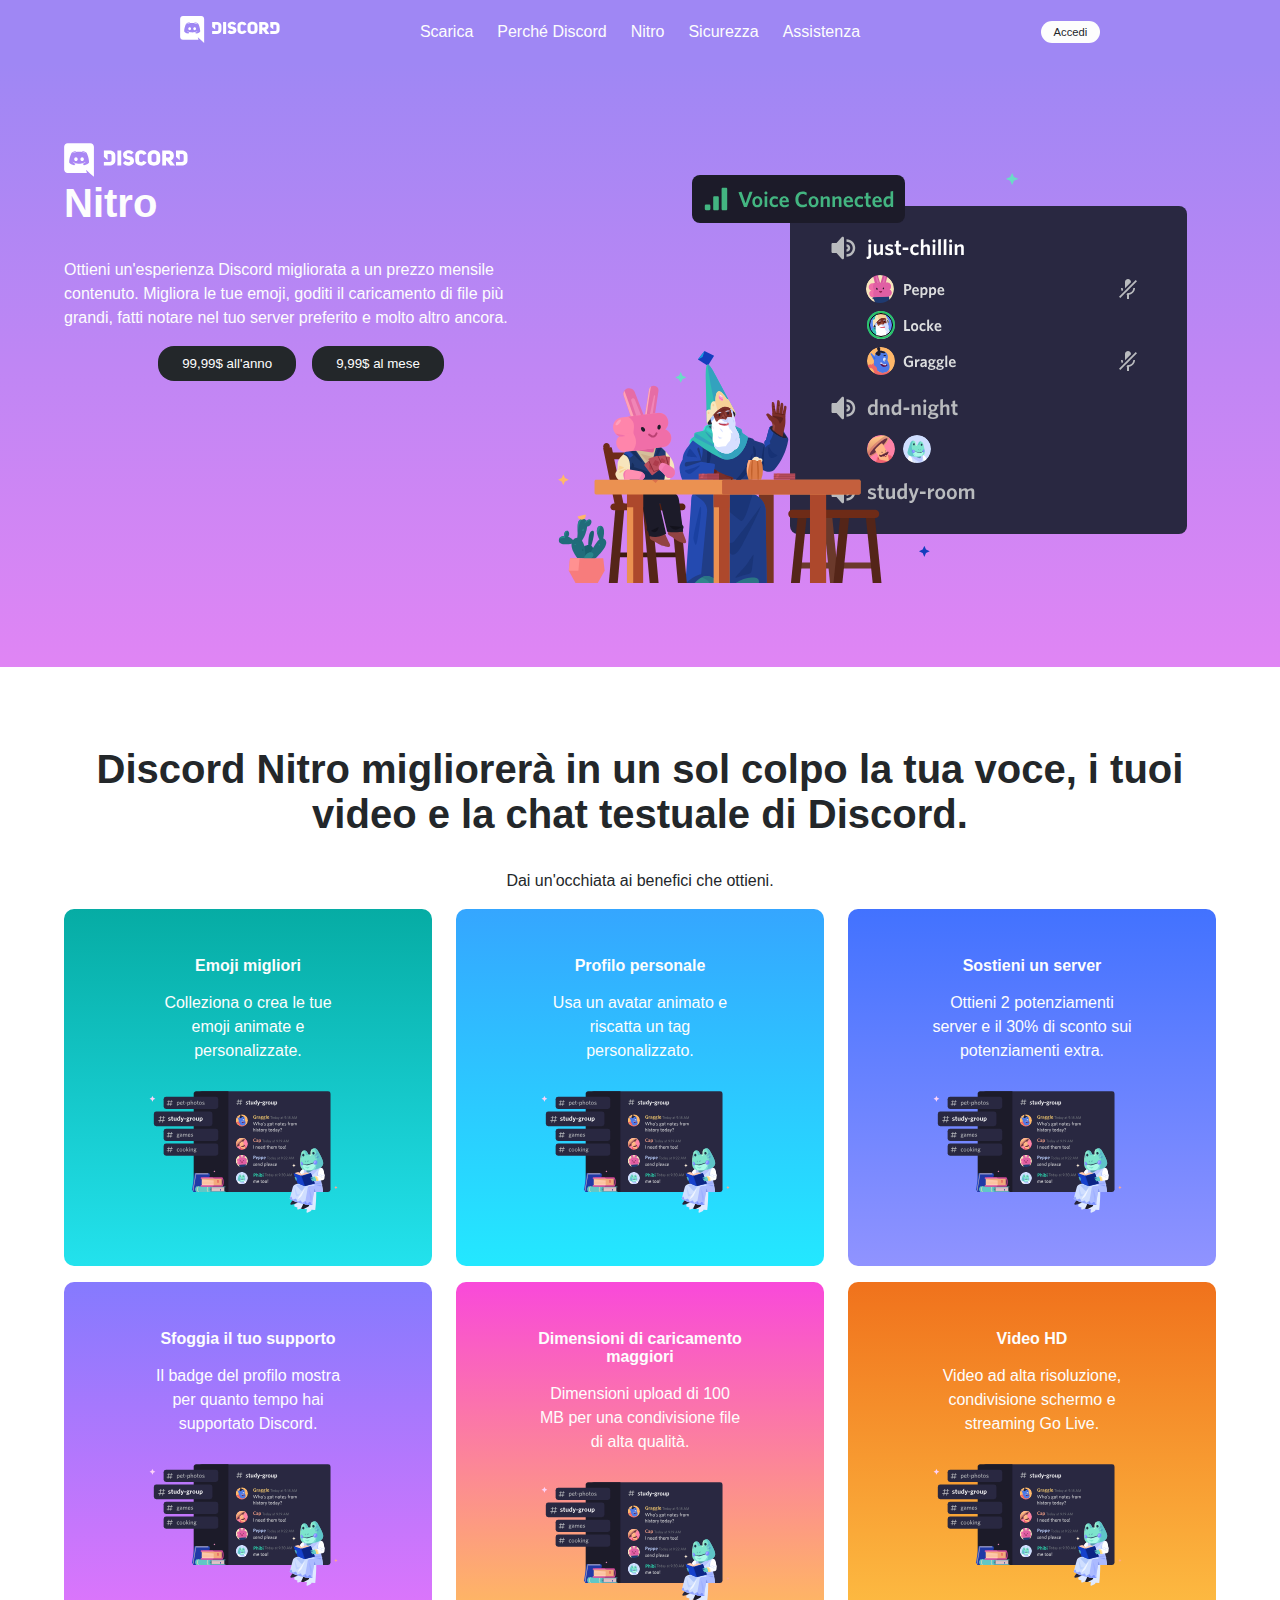
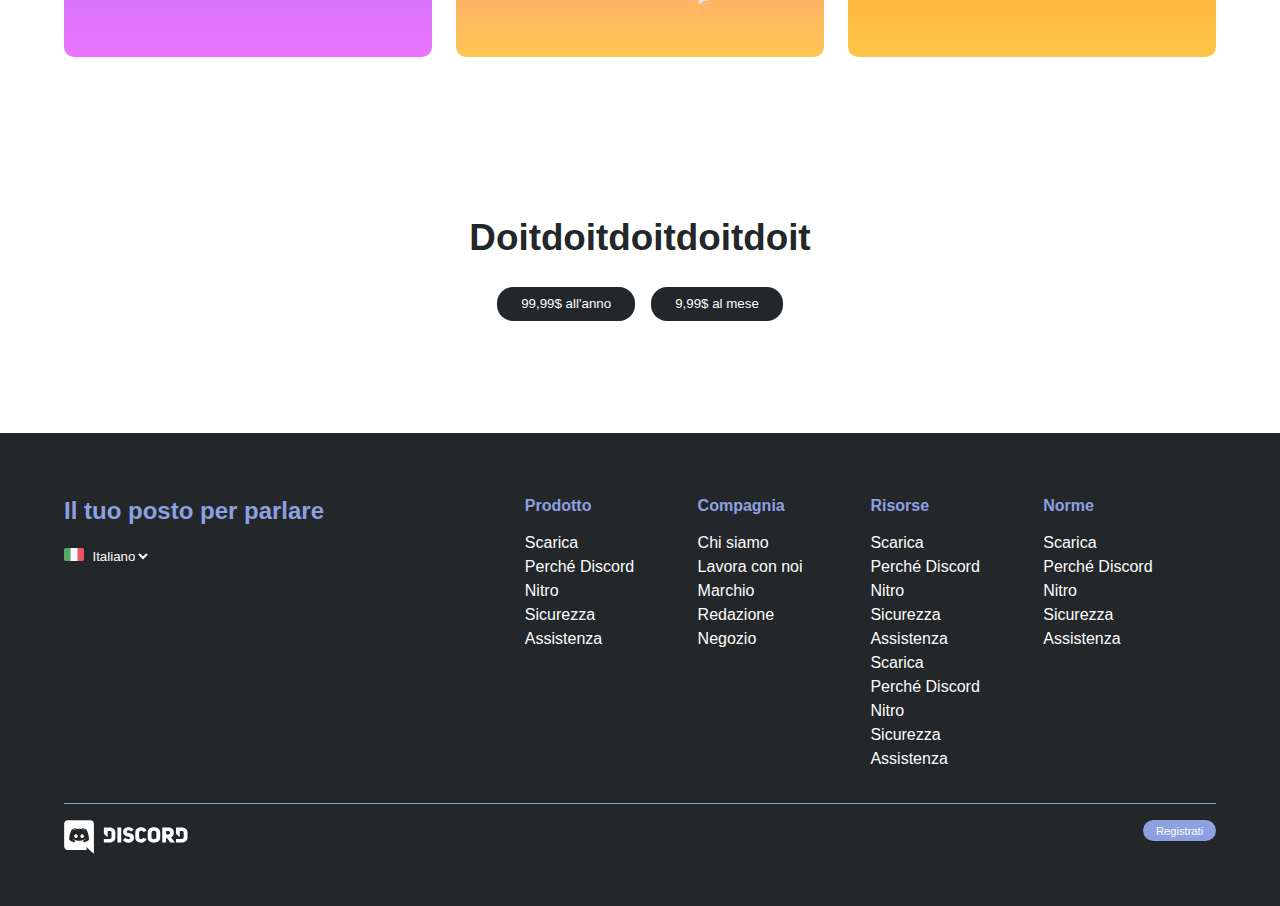
<file: nitro.html>
<!DOCTYPE html>
<html lang="en">
<head>
    <meta charset="UTF-8">
    <meta http-equiv="X-UA-Compatible" content="IE=edge">
    <meta name="viewport" content="width=device-width, initial-scale=1.0">
    <link rel="stylesheet" href="css/nitro.css">
    <link rel="stylesheet" href="css/bonus.css">
    <title>Nitro</title>
</head>
<body>
    <header class="violet">
        <nav class="container flex">
            <div class="logo">
                <img src="img/logo.svg" alt="">
            </div>
            <ul class="link-list flex">
                <li><a href="#">Scarica</a></li>
                <li><a href="#">Perché Discord</a></li>
                <li><a href="#">Nitro</a></li>
                <li><a href="#">Sicurezza</a></li>
                <li><a href="#">Assistenza</a></li>
            </ul>
            <div class="login flex">
                <button class="btn btn-white btn-small">Accedi</button>
            </div>
        </nav>
    </header>
    
    <section class="violet-gradient">
        <div class="bigger-container flex">
            <div class="description text-white">
                <img src="img/logo.svg" alt="">
                <h1>Nitro</h1>
                <p>Ottieni un'esperienza Discord migliorata a un prezzo mensile contenuto. Migliora le tue emoji, goditi il caricamento di file più grandi, fatti notare nel tuo server preferito e molto altro ancora.</p>
                <div class="button-list flex">
                    <button class="btn btn-black">99,99$ all'anno</button>
                    <button class="btn btn-black">9,99$ al mese</button>
                </div>
            </div>
            <div class="image">
                <img src="img/item2.svg" alt="">
            </div>
        </div>
    </section>

    <section>
        <div class="bigger-container">
            <div class="text-black text-center">
                <h1>Discord Nitro migliorerà in un sol colpo la tua voce, i tuoi video e la chat testuale di Discord.</h1>
                <p>Dai un'occhiata ai benefici che ottieni.</p>
            </div>
            <div class="flex justify-content">
                <div class="card green-gradient">
                    <div class="text-white text-center">
                        <h4>Emoji migliori</h4>
                        <p>Colleziona o crea le tue emoji animate e personalizzate.</p>
                    </div>
                    <img src="img/item1.svg" alt="">
                </div>
                <div class="card lightblue-gradient">
                    <div class="text-white text-center">
                        <h4>Profilo personale</h4>
                        <p>Usa un avatar animato e riscatta un tag personalizzato.</p>
                    </div>
                    <img src="img/item1.svg" alt="">
                </div>
                <div class="card darkblue-gradient">
                    <div class="text-white text-center">
                        <h4>Sostieni un server</h4>
                        <p>Ottieni 2 potenziamenti server e il 30% di sconto sui potenziamenti extra.</p>
                    </div>
                    <img src="img/item1.svg" alt="">
                </div>
                <div class="card purple-gradient">
                    <div class="text-white text-center">
                        <h4>Sfoggia il tuo supporto</h4>
                        <p>Il badge del profilo mostra per quanto tempo hai supportato Discord.</p>
                    </div>
                    <img src="img/item1.svg" alt="">
                </div>
                <div class="card pink-gradient">
                    <div class="text-white text-center">
                        <h4>Dimensioni di caricamento maggiori</h4>
                        <p>Dimensioni upload di 100 MB per una condivisione file di alta qualità.</p>
                    </div>
                    <img src="img/item1.svg" alt="">
                </div>
                <div class="card orange-gradient">
                    <div class="text-white text-center">
                        <h4>Video HD</h4>
                        <p>Video ad alta risoluzione, condivisione schermo e streaming Go Live.</p>
                    </div>
                    <img src="img/item1.svg" alt="">
                </div>
            </div>
        </div>
    </section>

    <section>
        <div class="text-center text-black">
            <h2>Doitdoitdoitdoitdoit</h2>
            <div class="button-list flex">
                <button class="btn btn-black">99,99$ all'anno</button>
                <button class="btn btn-black">9,99$ al mese</button>
            </div>
        </div>
    </section>

    <footer>
        <div class="bigger-container">

            <!-- Prima parte footer -->
            <div class="footer-container-one flex">
                <!-- Prima colonna -->
                <div class="first-col">
                    <h3 class="text-violet">Il tuo posto per parlare</h3>
                    <div class="lang-bar">
                        <img src="img/ita.png" alt="">
                        <select name="language" id="language" class="text-white">
                            <option value="italiano">Italiano</option>
                        </select>
                    </div>
                    <div class="icon-list flex">
                        <a href="#"><i class="fa-brands fa-twitter"></i></a>
                        <a href="#"><i class="fa-brands fa-instagram"></i></a>
                        <a href="#"><i class="fa-brands fa-facebook"></i></a>
                        <a href="#"><i class="fa-brands fa-youtube"></i></a>
                    </div>
                </div>

                <!-- Seconda colonna -->
                <div class="col-two">
                    <h4 class="text-violet">Prodotto</h4>
                    <ul>
                        <li><a href="#">Scarica</a></li>
                        <li><a href="#">Perché Discord</a></li>
                        <li><a href="#">Nitro</a></li>
                        <li><a href="#">Sicurezza</a></li>
                        <li><a href="#">Assistenza</a></li>
                    </ul>
                </div>

                <!-- Terza colonna -->
                <div class="col-three">
                    <h4 class="text-violet">Compagnia</h4>
                    <ul>
                        <li><a href="#">Chi siamo</a></li>
                        <li><a href="#">Lavora con noi</a></li>
                        <li><a href="#">Marchio</a></li>
                        <li><a href="#">Redazione</a></li>
                        <li><a href="#">Negozio</a></li>
                    </ul>
                </div>

                <!-- Quarta colonna -->
                <div class="col-four">
                    <h4 class="text-violet">Risorse</h4>
                    <ul>
                        <li><a href="#">Scarica</a></li>
                        <li><a href="#">Perché Discord</a></li>
                        <li><a href="#">Nitro</a></li>
                        <li><a href="#">Sicurezza</a></li>
                        <li><a href="#">Assistenza</a></li>
                        <li><a href="#">Scarica</a></li>
                        <li><a href="#">Perché Discord</a></li>
                        <li><a href="#">Nitro</a></li>
                        <li><a href="#">Sicurezza</a></li>
                        <li><a href="#">Assistenza</a></li>
                    </ul>
                </div>

                <!-- Quinta colonna -->
                <div class="col-five">
                    <h4 class="text-violet">Norme</h4>
                    <ul>
                        <li><a href="#">Scarica</a></li>
                        <li><a href="#">Perché Discord</a></li>
                        <li><a href="#">Nitro</a></li>
                        <li><a href="#">Sicurezza</a></li>
                        <li><a href="#">Assistenza</a></li>
                    </ul>
                </div>
            </div>

            <!-- Seconda parte footer -->
            <div class="footer-container-two flex">
                <div class="footer-logo">
                    <img src="img/logo.svg" alt="">
                </div>
                <div class="footer-button">
                    <button class="btn btn-small btn-violet">Registrati</button>
                </div>
            </div>
        </div>

    </footer>
</body>
</html>
</file>
<file: css/nitro.css>
/* CSS Properties */
:root{
    --bg-violet1: #9f87f4;
    --bg-violet2: #e085f4;
    --bg-green1: #06aca4;
    --bg-green2: #23e2ed;
    --bg-lightblue1: #35a6ff;
    --bg-lightblue2: #23e8ff;
    --bg-darkblue1: #4272ff;
    --bg-darkblue2: #9093ff;
    --bg-purple1: #857afe;
    --bg-purple2: #e974fb;
    --bg-pink1: #f949da;
    --bg-pink2: #ffc751;
    --bg-orange1: #f0721c;
    --bg-orange2: #ffc547;
}

.bigger-container{
    width: 90%;
    margin: 0 auto;
}

.violet{
    background-color: var(--bg-violet1);
}

.violet-gradient{
    background: linear-gradient( var(--bg-violet1), var(--bg-violet2) );
}

.bigger-container .flex{
    row-gap: 1rem;
    flex-wrap: wrap;
}

.justify-content{
    justify-content: space-between;
}

.card{
    width: calc(100% / 3 - 1rem);
    padding: 3rem 5rem;
    background-color: #f0721c;
    border-radius: 10px;
}

.card img{
    width: 100%;
}

.green-gradient{
    background: linear-gradient( var(--bg-green1), var(--bg-green2));
}

.lightblue-gradient{
    background: linear-gradient( var(--bg-lightblue1), var(--bg-lightblue2));
}

.darkblue-gradient{
    background: linear-gradient( var(--bg-darkblue1), var(--bg-darkblue2));
}

.purple-gradient{
    background: linear-gradient( var(--bg-purple1), var(--bg-purple2));
}

.pink-gradient{
    background: linear-gradient( var(--bg-pink1), var(--bg-pink2));
}

.orange-gradient{
    background: linear-gradient( var(--bg-orange1), var(--bg-orange2));
}

footer .bigger-container{
    padding: 4rem 0 2rem;
}
</file>
<file: css/bonus.css>
/* CSS Properties */
:root{
    --blue: #255ee9;
    --darkgrey: #23272a;
    --darkgreymuted: #23272adb;
    --white: #fdfdfd;
    --lightgrey: #f6f6f6;
    --violet: #8da0e0;
    --lightviolet: #99a9e0;
}

/* Reset CSS */
*{
    margin: 0;
    padding: 0;
    box-sizing: border-box;
    font-family: Arial, sans-serif;
}

/* Regole per i container */
.container{
    width: 920px;
    margin: 0 auto;
}

.small-container{
    margin: 0 8rem;
}

.flex{
    display: flex;
}

/* Regole per l'header */
header{
    background-color: var(--blue);
    padding: 1rem 0;
}

nav .logo img{
    width: 100px;
}

nav .logo, 
nav .login{
    flex-basis: 25%;
}

nav .link-list{
    flex-grow: 1;
    column-gap: 0.5rem;
    justify-content: center;
    align-items: center;
    list-style: none;
}

nav .login{
    justify-content: end;
    align-items: center;
}

nav a{
    padding: .5rem;
    color: var(--white);
    text-decoration: none;
}

nav a:hover,
footer a:hover{
    text-decoration: underline;
}

/* Regole per i buttons */
.btn{
    border: none;
    border-radius: 1rem;
    padding: .6rem 1.5rem;
    transition: box-shadow .1s, color .1s, background-color .1s;
    transition-timing-function: linear;
}

.btn:hover{
    box-shadow: 0 5px 15px var(--darkgreymuted);
}

.btn-small{
    padding: .3rem .8rem;
    font-size: .7rem
}

.btn-white{
    background-color: var(--white);
    color: var(--darkgrey);
}

.btn-white:hover{
    color: var(--violet);
}

.btn-black{
    background-color: var(--darkgrey);
    color: var(--white);
}

.btn-black:hover{
    background-color: var(--darkgreymuted);
}

.btn-violet{
    background-color: var(--violet);
    color: var(--white);
}

.btn-violet:hover{
    background-color: var(--lightviolet);
}

/* Regole per titoli e paragrafi */
.text-center{
    text-align: center;
}

.text-white{
    color: var(--white);
}

.text-black{
    color: var(--darkgrey);
}

.text-violet{
    color: var(--violet);
}

h1{
    font-size: 2.5rem;
    margin-bottom: 2rem;
}

h2{
    font-size: 2.3rem;
    margin-bottom: 1.7rem;
}

h3{
    font-size: 1.5rem;
    margin-bottom: 1.4rem;
}

h4{
    font-size: 1rem;
    margin-bottom: 1rem;
}

p{
    margin-bottom: 1rem;
    line-height: 1.5rem;
}

/* Regole per le macro-sezioni */
section{
    padding: 5rem 0;
}

main section:first-of-type{
    background-image: url("../img/jumbo.png");
    background-size: cover;
}

.button-list{
    justify-content: center;
    column-gap: 1rem;
    margin-bottom: 2rem;
}

section .container.flex{
    justify-content: space-between;
}

section .container.flex .image{
    flex-grow: 1;
    max-width: 550px;
}

section .container.flex .description{
    flex-basis: 30%;
    padding-top: 2rem;
}

section.grey{
    background-color: var(--lightgrey);
}

.grey-wave-bottom{
    margin-bottom: -31rem;
    transform: rotate(180deg);
}

.grey-wave-top{
    margin-bottom: -6rem;
}

main section:last-of-type p{
    max-width: 800px;
    margin: 0 auto;
}

main section:last-of-type .cta{
    max-width: 400px;
    margin: 0 auto;
}

.cta h3{
    padding-top: 1.4rem;
    background-image: url("../img/stars.svg");
    background-size: contain;
}

/* Regole per il footer */
footer{
    background-color: var(--darkgrey);
}

footer .container{
    padding: 4rem 0 2rem;
}

.footer-container-one{
    padding-bottom: 2rem;
}

.footer-container-one [class*="col-"]{
    flex-basis: 15%;
}

.footer-container-one .first-col{
    flex-grow: 1;
}

.footer-container-two{
    border-top: 1px solid var(--violet);
    justify-content: space-between;
    padding: 1rem 0;
}

/* Prima colonna */
.first-col .lang-bar{
    margin-bottom: 1rem;
}

.first-col img{
    max-width: 20px;
}

.first-col select{
    border: none;
    background-color: transparent;
}

.first-col .icon-list{
    margin-left: -0.5rem;
}

.first-col .icon-list a{
    color: var(--white);
    padding: .5rem;
}

/* Altre colonne */
[class*="col-"] ul{
    list-style: none;
}

[class*="col-"] a{
    text-decoration: none;
    color: var(--white);
    line-height: 1.5rem;
}
</file>
